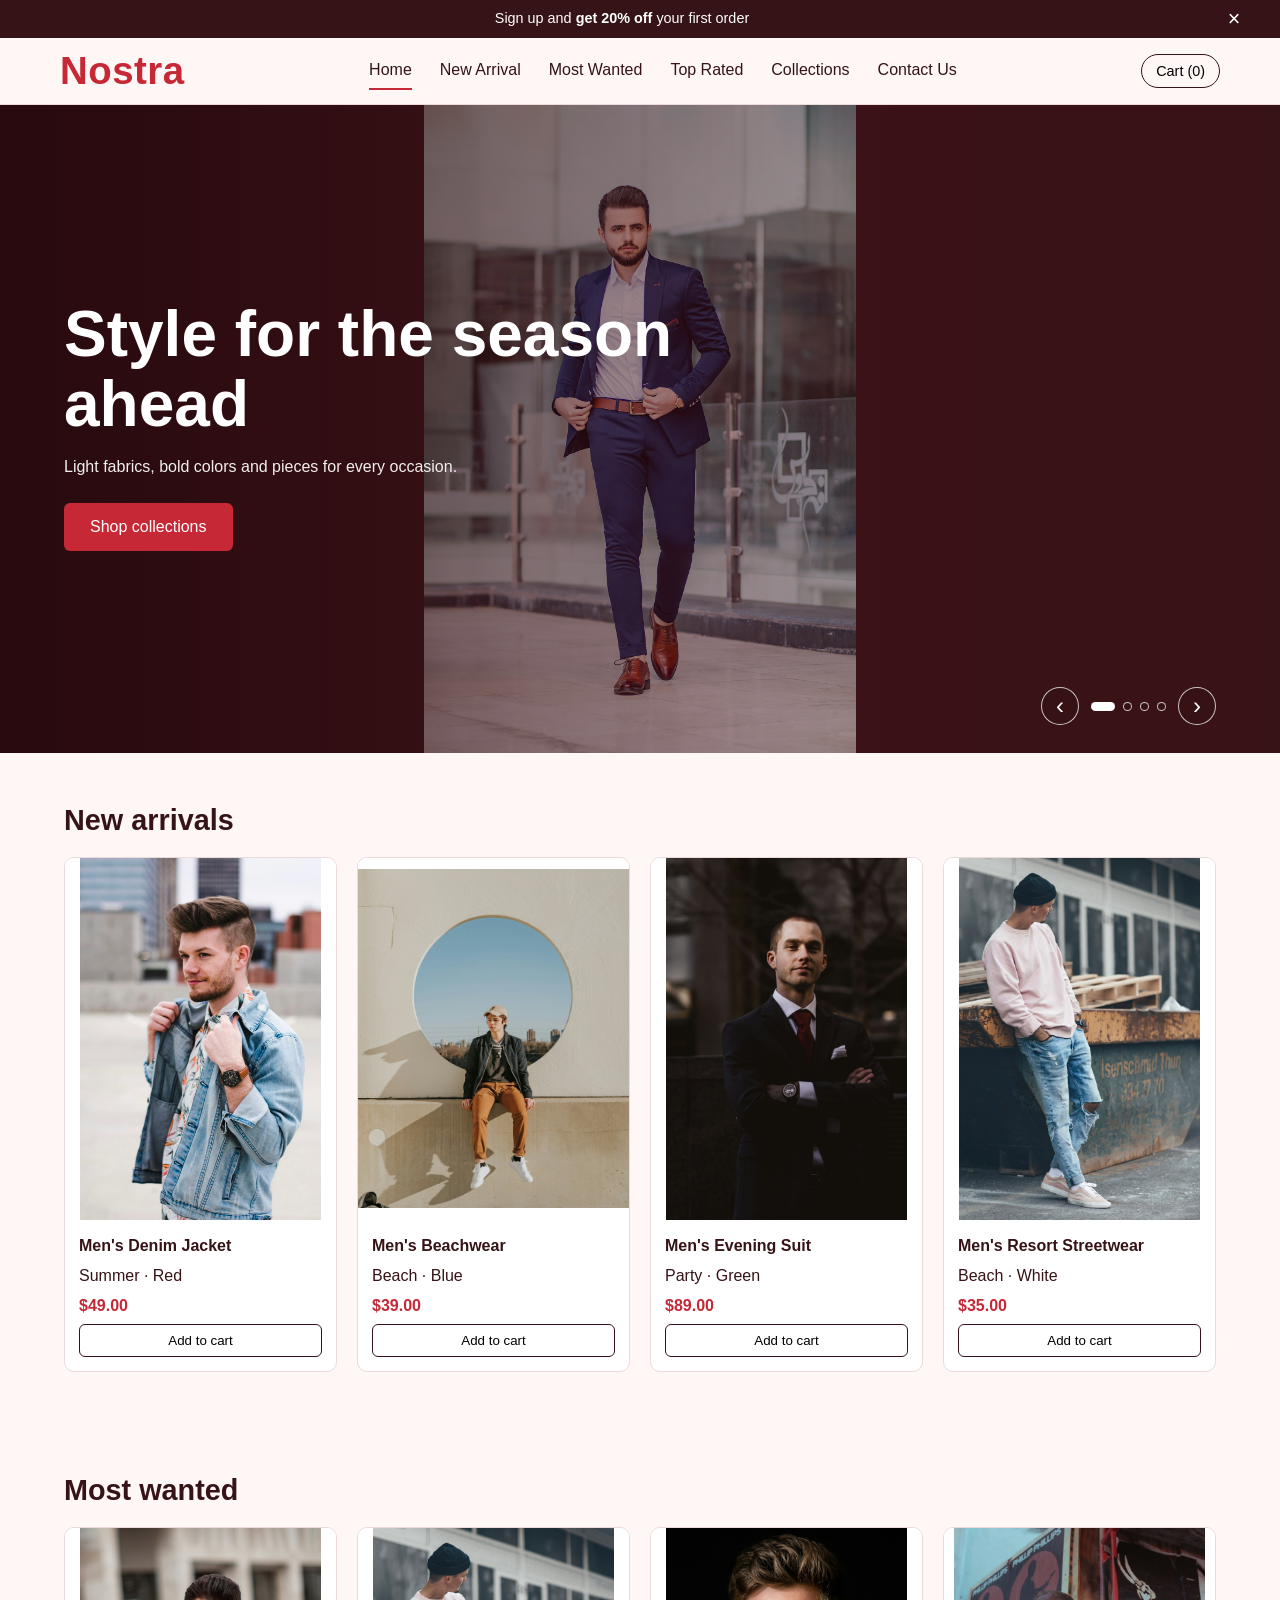
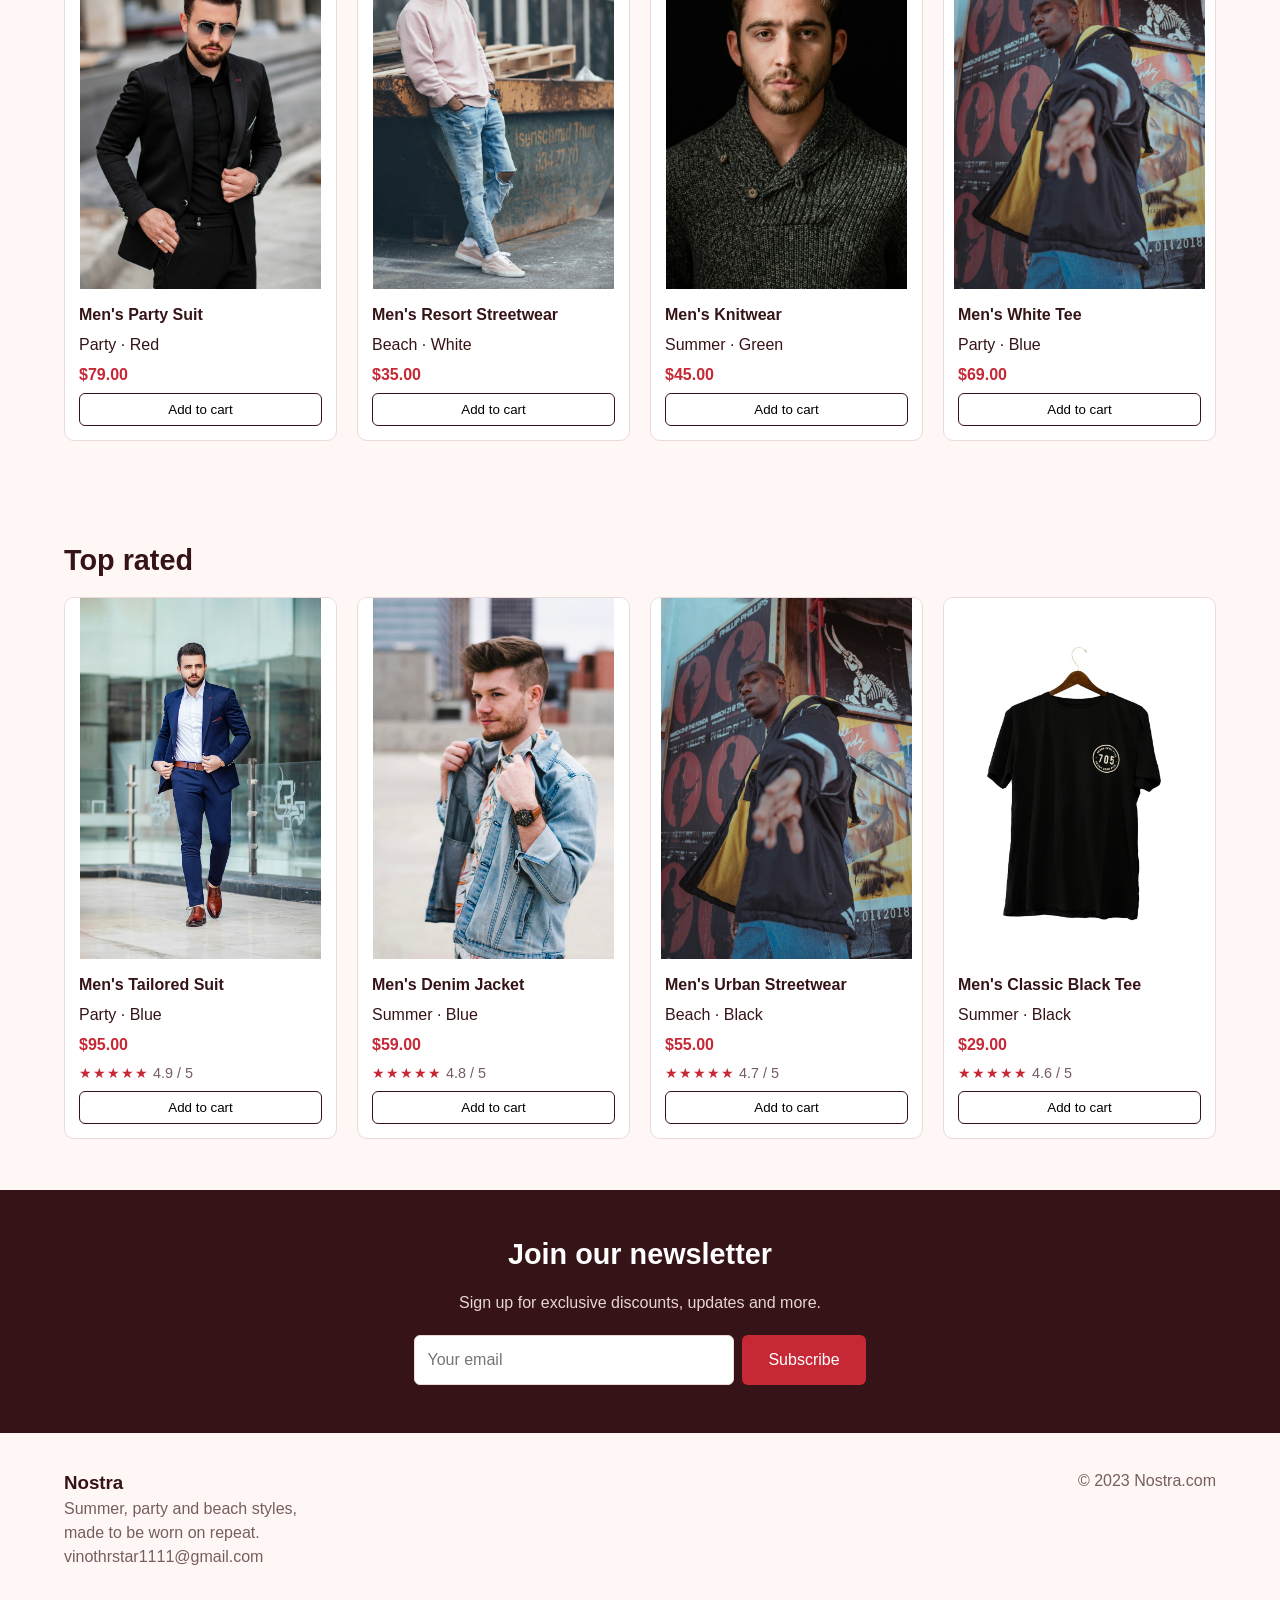
<file: index.html>
<!DOCTYPE html>
<html lang="en">
    <head>
        <meta charset="UTF-8">
        <meta name="viewport" content="width=device-width, initial-scale=1.0">
<title>Home | Nostra</title>
<link rel="stylesheet" href="style.css">
</head>
<body>
<div class="promo">Sign up and <strong>get 20% off</strong> your first order<button class="promo-close" type="button" aria-label="Dismiss promotion">×</button></div>
<header>
    <div class="bar">
    <a class="logo" href="index.html">Nostra</a>
<button class="menu-btn" aria-label="Open menu" aria-expanded="false">☰</button>
<nav aria-label="Main">
    <ul>
<li>
    <a href="index.html">Home</a>
</li>
<li>
    <a href="index.html#new-arrival">New Arrival</a>
</li>
<li>
    <a href="index.html#most-wanted">Most Wanted</a>
</li>
<li>
    <a href="index.html#top-rated">Top Rated</a>
</li>
<li>
    <a href="collections.html">Collections</a>
</li>
<li>
    <a href="contact.html">Contact Us</a>
</li>
</ul>
</nav>
<button class="cart" type="button" aria-haspopup="dialog" aria-controls="cart-dialog" aria-expanded="false">Cart (0)</button>
</div>
</header>
<dialog class="cart-dialog" id="cart-dialog" aria-labelledby="cart-title">
    <div class="cart-panel">
        <div class="cart-header">
            <h2 id="cart-title">Your cart</h2>
            <button class="cart-close" type="button" aria-label="Close cart">×</button>
        </div>
        <p class="cart-status" role="status" aria-live="polite"></p>
        <ul class="cart-items" aria-label="Selected items"></ul>
        <div class="cart-summary">
            <span>Total</span>
            <strong class="cart-total">$0.00</strong>
        </div>
    </div>
</dialog>
<main>
    <section class="hero hero-slider" aria-label="Featured collections">
        <div class="hero-slides" aria-hidden="true">
            <div class="hero-track">
                <div class="hero-slide"><img src="images/hero-menswear.jpg" alt=""></div>
                <div class="hero-slide"><img src="images/mens-beachwear.jpg" alt=""></div>
                <div class="hero-slide"><img src="images/mens-top-rated-streetwear.jpg" alt=""></div>
                <div class="hero-slide"><img src="images/mens-top-rated-denim-jacket.jpg" alt=""></div>
            </div>
        </div>
        <div class="hero-content">
            <h1>Style for the season ahead</h1>
            <p>Light fabrics, bold colors and pieces for every occasion.</p>
            <a class="btn" href="collections.html">Shop collections</a>
        </div>
        <div class="hero-controls" aria-label="Featured image controls">
            <button class="hero-arrow" type="button" data-slide-step="-1" aria-label="Previous image">‹</button>
            <div class="hero-dots" aria-label="Choose featured image"></div>
            <button class="hero-arrow" type="button" data-slide-step="1" aria-label="Next image">›</button>
        </div>
    </section>
<section class="wrap" id="new-arrival">
    <h2>New arrivals</h2>
    <div class="grid" id="new-grid"></div>
</section>
<section class="wrap" id="most-wanted">
    <h2>Most wanted</h2>
    <div class="grid" id="wanted-grid"></div>
</section>
<section class="wrap" id="top-rated">
    <h2>Top rated</h2>
    <div class="grid" id="top-rated-grid"></div>
</section>
</main>
<section class="news">
    <h2>Join our newsletter</h2>
<p>Sign up for exclusive discounts, updates and more.</p>
<form id="newsletter" novalidate>
    <input type="email" placeholder="Your email" aria-label="Email" required>
    <button class="btn" style="background:var(--acc)">Subscribe</button>
</form>
</section>
<footer>
    <div>
        <h3>Nostra</h3>
        <p>Summer, party and beach styles,<br>made to be worn on repeat.</p>
        <p>vinothrstar1111@gmail.com</p>
    </div>
    <p>© 2023 Nostra.com</p>
</footer>
<script src="script.js"></script>
</body>
</html>
</file>
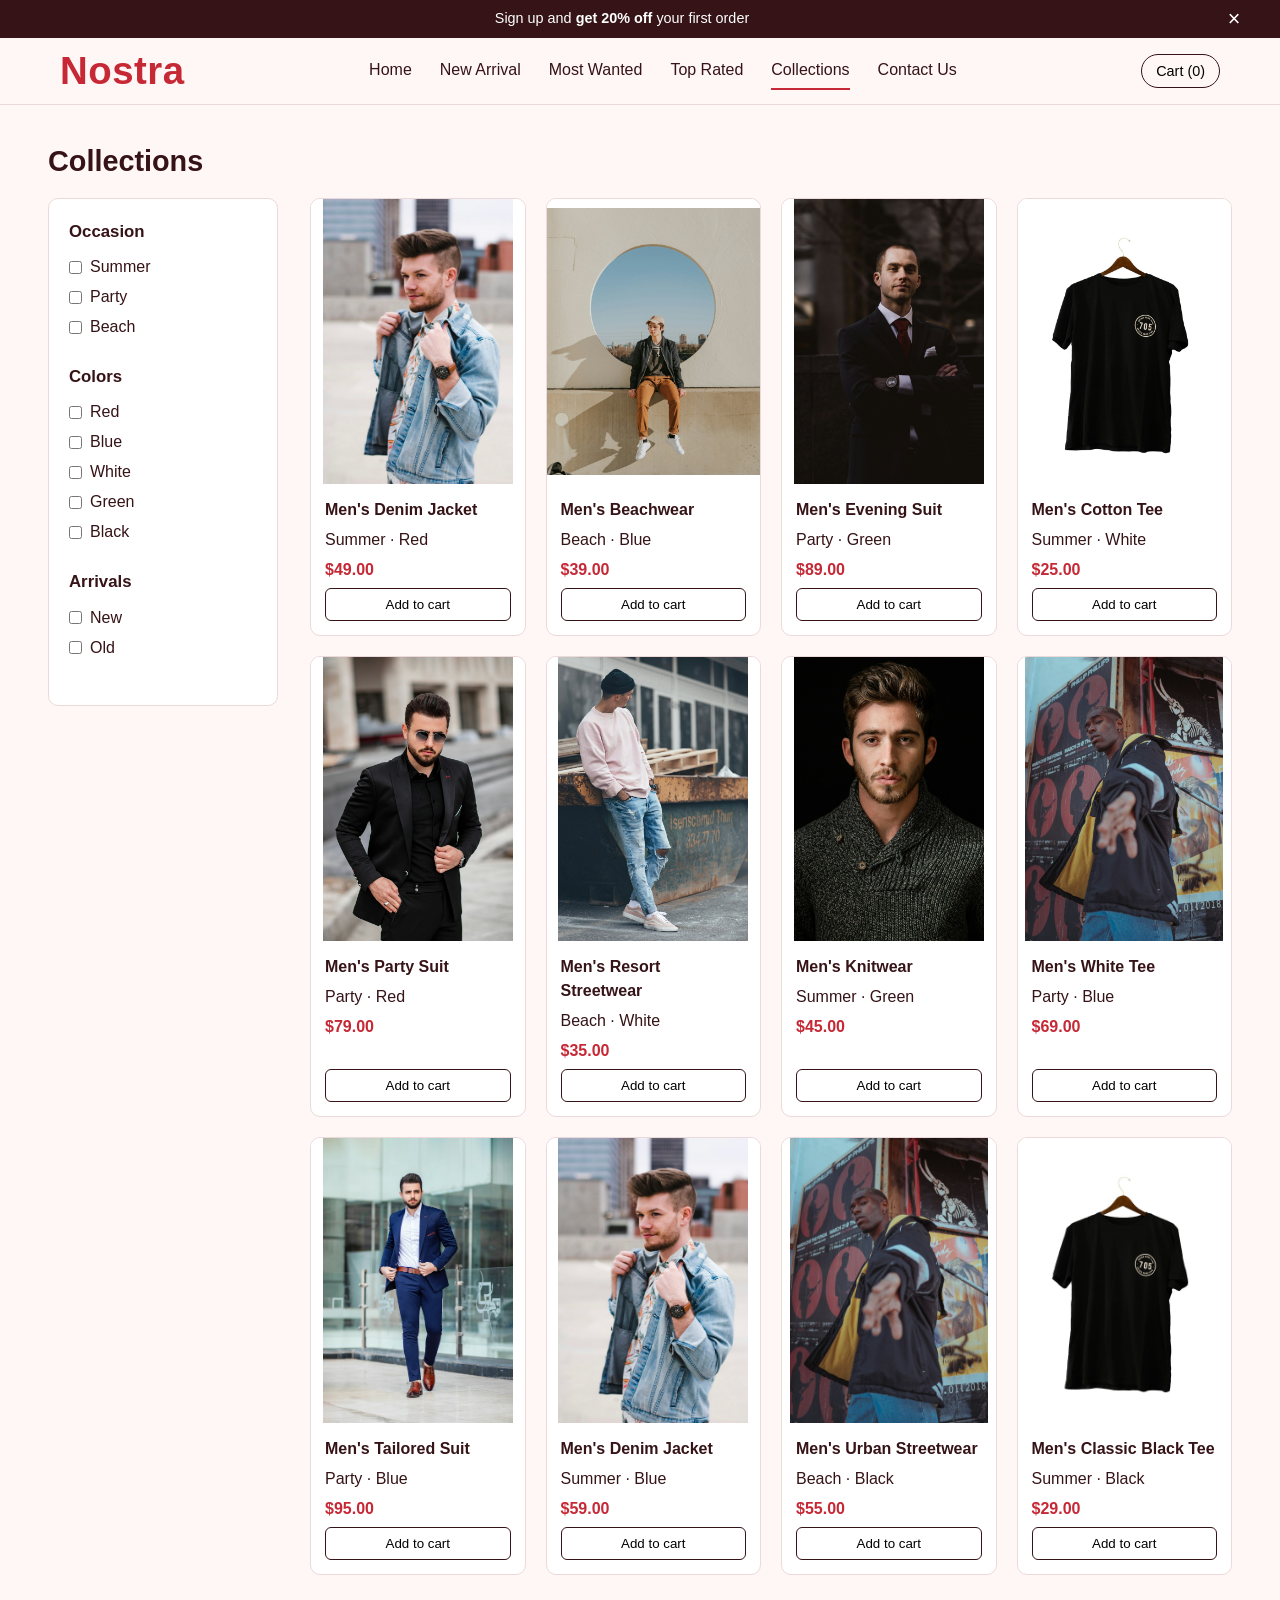
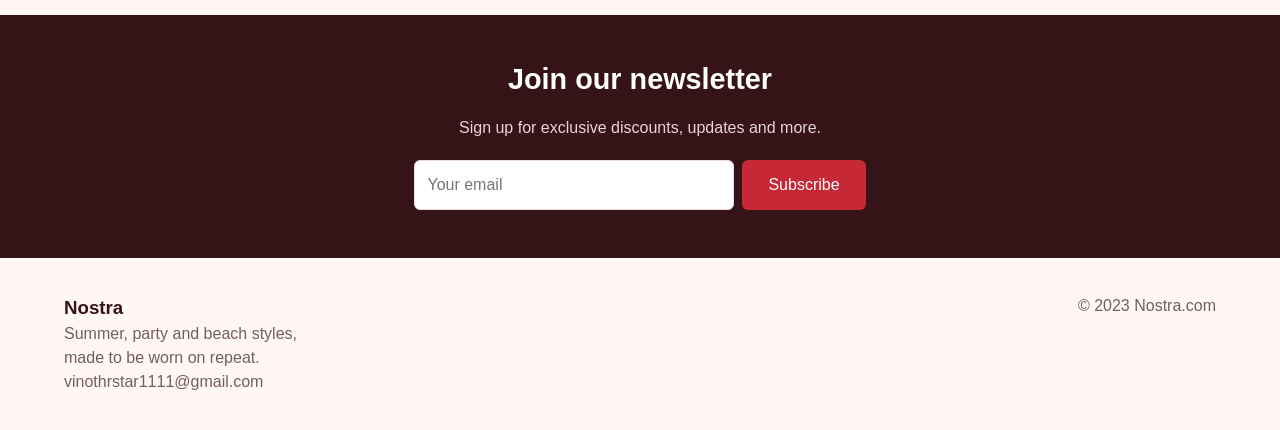
<file: collections.html>
<!DOCTYPE html>
<html lang="en">
    <head>
        <meta charset="UTF-8">
        <meta name="viewport" content="width=device-width, initial-scale=1.0">
<title>Collections | Nostra</title>
<link rel="stylesheet" href="style.css">
</head>
<body>
<div class="promo">Sign up and 
    <strong>get 20% off</strong> your first order
    <button class="promo-close" type="button" aria-label="Dismiss promotion">×</button>
</div>
<header>
    <div class="bar">
        <a class="logo" href="index.html">Nostra</a>
<button class="menu-btn" aria-label="Open menu" aria-expanded="false">☰</button>
<nav aria-label="Main">
    <ul>
<li>
    <a href="index.html">Home</a>
</li>
<li>
    <a href="index.html#new-arrival">New Arrival</a>
</li>
<li>
    <a href="index.html#most-wanted">Most Wanted</a>
</li>
<li>
    <a href="index.html#top-rated">Top Rated</a>
</li>
<li>
    <a href="collections.html">Collections</a>
</li>
<li>
    <a href="contact.html">Contact Us</a>
</li>
</ul>
</nav>
<button class="cart" type="button" aria-haspopup="dialog" aria-controls="cart-dialog" aria-expanded="false">Cart (0)</button>
</div>
</header>
<dialog class="cart-dialog" id="cart-dialog" aria-labelledby="cart-title">
    <div class="cart-panel">
        <div class="cart-header">
            <h2 id="cart-title">Your cart</h2>
            <button class="cart-close" type="button" aria-label="Close cart">×</button>
        </div>
        <p class="cart-status" role="status" aria-live="polite"></p>
        <ul class="cart-items" aria-label="Selected items"></ul>
        <div class="cart-summary">
            <span>Total</span>
            <strong class="cart-total">$0.00</strong>
        </div>
    </div>
</dialog>
<main class="wrap">
    <h2>Collections</h2>
    <div class="layout">
        <aside aria-label="Filters">
<fieldset>
    <h3>Occasion</h3>
    <label>
        <input type="checkbox" name="occasion" value="Summer">Summer
    </label>
        <label>
            <input type="checkbox" name="occasion" value="Party">Party
        </label>
            <label>
                <input type="checkbox" name="occasion" value="Beach">Beach
            </label>
            </fieldset>
<fieldset>
    <h3>Colors</h3>
    <label>
        <input type="checkbox" name="color" value="Red">Red
    </label>
        <label>
            <input type="checkbox" name="color" value="Blue">Blue
        </label>
        <label>
            <input type="checkbox" name="color" value="White">White
        </label>
        <label>
            <input type="checkbox" name="color" value="Green">Green
        </label>
        <label>
            <input type="checkbox" name="color" value="Black">Black
        </label>
        </fieldset>
<fieldset>
    <h3>Arrivals</h3>
    <label>
        <input type="checkbox" name="arrival" value="New">New</label>
        <label>
            <input type="checkbox" name="arrival" value="Old">Old</label>
        </fieldset>
    </aside>
<div class="grid" id="collection-grid" aria-live="polite"></div>
</div>
</main>
<section class="news">
    <h2>Join our newsletter</h2>
<p>Sign up for exclusive discounts, updates and more.</p>
<form id="newsletter" novalidate>
    <input type="email" placeholder="Your email" aria-label="Email" required>
    <button class="btn" style="background:var(--acc)">Subscribe</button>
</form>
</section>
<footer>
    <div>
        <h3>Nostra</h3>
        <p>Summer, party and beach styles,<br>made to be worn on repeat.</p>
        <p>vinothrstar1111@gmail.com</p>
    </div>
    <p>© 2023 Nostra.com</p>
</footer>
<script src="script.js"></script>
</body>
</html>
</file>
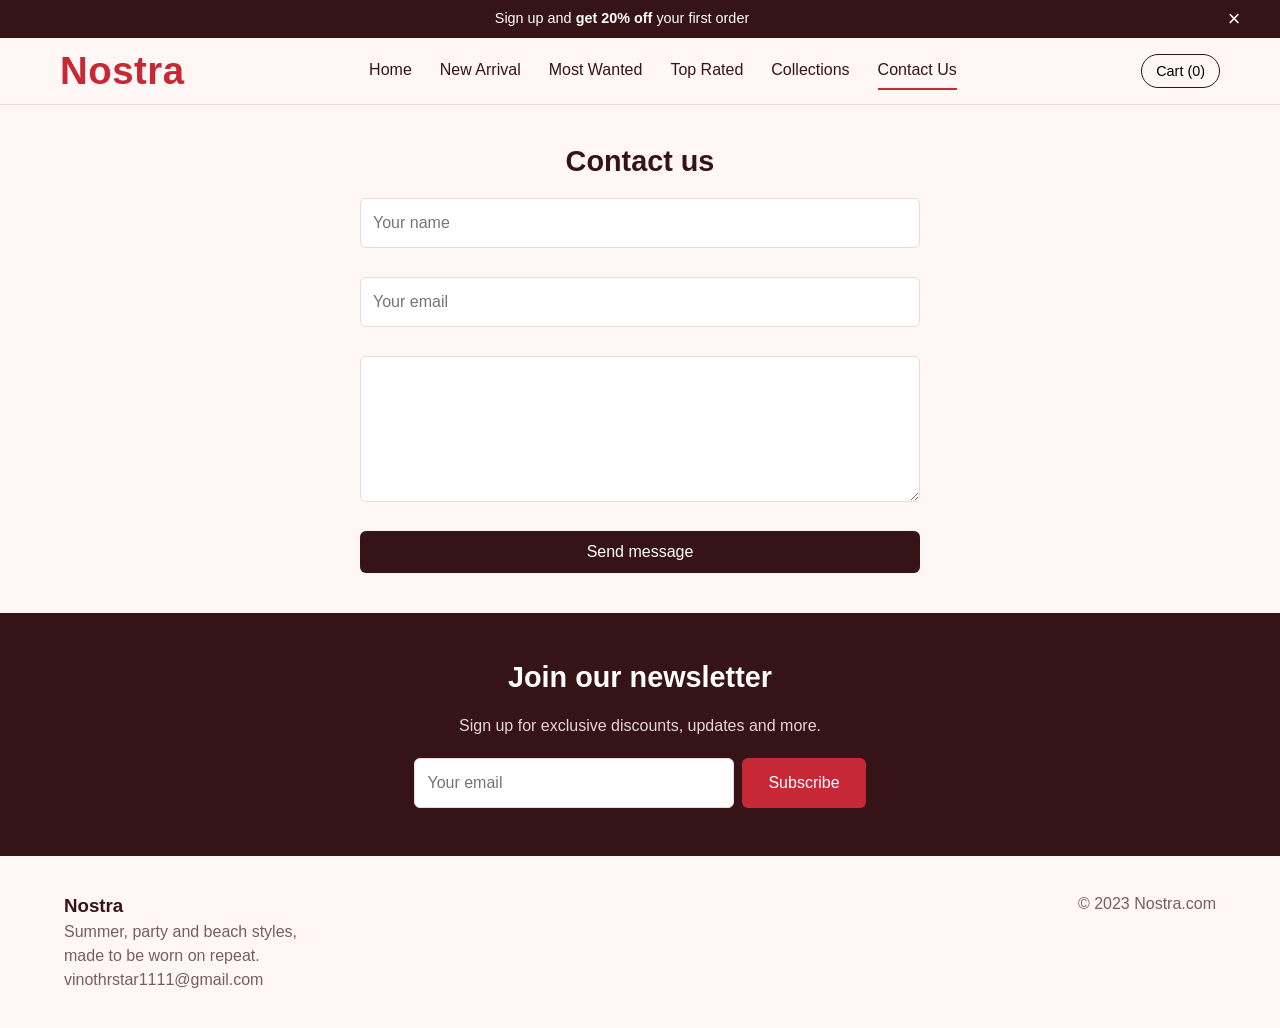
<file: contact.html>
<!DOCTYPE html>
<html lang="en">
    <head>
        <meta charset="UTF-8">
        <meta name="viewport" content="width=device-width, initial-scale=1.0">
<title>Contact | Nostra</title>
<link rel="stylesheet" href="style.css">
</head>
<body>
<div class="promo">Sign up and 
    <strong>get 20% off</strong> your first order
    <button class="promo-close" type="button" aria-label="Dismiss promotion">×</button>
</div>
<header>
    <div class="bar">
        <a class="logo" href="index.html">Nostra</a>
<button class="menu-btn" aria-label="Open menu" aria-expanded="false">☰</button>
<nav aria-label="Main">
    <ul>
<li>
    <a href="index.html">Home</a>
</li>
<li>
    <a href="index.html#new-arrival">New Arrival</a>
</li>
<li>
    <a href="index.html#most-wanted">Most Wanted</a>
</li>
<li>
    <a href="index.html#top-rated">Top Rated</a>
</li>
<li>
    <a href="collections.html">Collections</a>
</li>
<li>
    <a href="contact.html">Contact Us</a>
</li>
</ul>
</nav>
<button class="cart" type="button" aria-haspopup="dialog" aria-controls="cart-dialog" aria-expanded="false">Cart (0)</button>
</div>
</header>
<dialog class="cart-dialog" id="cart-dialog" aria-labelledby="cart-title">
    <div class="cart-panel">
        <div class="cart-header">
            <h2 id="cart-title">Your cart</h2>
            <button class="cart-close" type="button" aria-label="Close cart">×</button>
        </div>
        <p class="cart-status" role="status" aria-live="polite"></p>
        <ul class="cart-items" aria-label="Selected items"></ul>
        <div class="cart-summary">
            <span>Total</span>
            <strong class="cart-total">$0.00</strong>
        </div>
    </div>
</dialog>
<main class="wrap contact">
    <h2>Contact us</h2>
    <form class="form" id="contact-form" novalidate>
<div>
    <input name="name" placeholder="Your name" aria-label="Name">
    <p class="err"></p>
</div>
<div>
    <input name="email" type="email" placeholder="Your email" aria-label="Email">
    <p class="err"></p>
</div>
<div>
    <textarea name="message" rows="5" placeholder="Your message" aria-label="Message">

    </textarea>
    <p class="err"></p>
</div>
<button class="btn" type="submit">Send message</button>
<p class="msg" role="status">Message sent. We'll reply within 2 business days.</p>
</form>
</main>
<section class="news">
    <h2>Join our newsletter</h2>
<p>Sign up for exclusive discounts, updates and more.</p>
<form id="newsletter" novalidate>
    <input type="email" placeholder="Your email" aria-label="Email" required>
    <button class="btn" style="background:var(--acc)">Subscribe</button>
</form>
</section>
<footer>
    <div>
        <h3>Nostra</h3>
        <p>Summer, party and beach styles,<br>made to be worn on repeat.</p>
        <p>vinothrstar1111@gmail.com</p>
    </div>
    <p>© 2023 Nostra.com</p>
</footer>
<script src="script.js"></script>
</body>
</html>
</file>
<file: style.css>
:root{--bg:#fff7f6;
    --ink:#351316;
    --mut:#765d60;
    --acc:#c62835;
    --line:#ecd9da;
    --card:#fff
}
*{box-sizing:
    border-box;
    margin:0;
    padding:0
}
html{scroll-behavior:smooth}
@view-transition{navigation:auto}
::view-transition-old(root){animation:page-exit .22s ease-in both}
::view-transition-new(root){animation:page-enter .36s ease-out both}
@keyframes page-exit{to{opacity:0;transform:translateY(-8px)}}
@keyframes page-enter{from{opacity:0;transform:translateY(12px)}to{opacity:1;transform:translateY(0)}}
body{font-family:
    'Trebuchet MS',Arial,sans-serif;
    background:var(--bg);
    color:var(--ink);
    line-height:1.5}
a{color:inherit;
    text-decoration:none}
img,svg{max-width:100%}
:focus-visible{outline:2px solid var(--acc);outline-offset:2px}
.promo{background:var(--ink);
    position:relative;
    color:#fff;
    text-align:center;
    padding:8px 12px;
    padding-right:48px;
    font-size:.9rem;
    transition:opacity .22s ease,max-height .22s ease,padding .22s ease;
    max-height:48px;
    overflow:hidden}
.promo.is-dismissing{max-height:0;padding-top:0;padding-bottom:0;opacity:0}
.promo-close{position:absolute;top:50%;right:clamp(12px,3vw,32px);transform:translateY(-50%);width:28px;height:28px;border:0;border-radius:50%;background:transparent;color:#fff;font:inherit;font-size:1.35rem;line-height:1;cursor:pointer}
.promo-close:hover{background:rgba(255,255,255,.16)}
header{position:sticky;
    top:0;
    z-index:10;
    background:
    var(--bg);
    border-bottom:1px solid var(--line)}
.bar{max-width:1200px;
    margin:auto;
    padding:14px 20px;
    display:flex;
    align-items:center;
    justify-content:space-between;
    gap:16px}
.logo{font:700 clamp(1.9rem,3vw,2.4rem)/1 'Trebuchet MS',Arial,sans-serif;
    color:var(--acc);
    letter-spacing:.5px}
nav ul{display:flex;
    gap:28px;
    list-style:none}
nav a{padding:6px 0;
    border-bottom:2px solid transparent;
    display:inline-block;
    transition:color .2s ease,border-color .2s ease,transform .2s ease}
nav a:hover,nav a.active{border-color:var(--acc)}
nav a:active{transform:translateY(2px)}
.cart{border:1px solid var(--ink);
    background:none;
    padding:8px 14px;
    border-radius:20px;
    cursor:pointer;
    font-size:.9rem}
.cart-dialog{width:min(520px,calc(100vw - 32px));max-width:none;max-height:calc(100dvh - 32px);margin:auto;padding:0;border:1px solid var(--line);border-radius:14px;background:var(--bg);color:var(--ink);box-shadow:0 24px 80px rgba(0,0,0,.25)}
.cart-dialog[open]{animation:cart-enter .24s ease-out both}
.cart-dialog[open]::backdrop{animation:cart-backdrop-enter .24s ease-out both}
.cart-dialog.is-closing{animation:cart-exit .2s ease-in both}
.cart-dialog.is-closing::backdrop{animation:cart-backdrop-exit .2s ease-in both}
.cart-dialog::backdrop{background:rgba(35,10,14,.52);backdrop-filter:blur(2px)}
.cart-panel{padding:clamp(18px,4vw,28px)}
.cart-header{display:flex;align-items:center;justify-content:space-between;gap:16px;padding-bottom:16px;border-bottom:1px solid var(--line)}
.cart-header h2{margin:0}
.cart-close{width:38px;height:38px;border:1px solid var(--line);border-radius:50%;background:var(--card);font-size:1.6rem;line-height:1;cursor:pointer}
.cart-status{color:var(--mut);font-size:.9rem}
.cart-status:empty{display:none}
.cart-items{display:grid;gap:14px;max-height:min(52vh,480px);overflow-y:auto;list-style:none;padding:16px 0}
.cart-item{display:grid;grid-template-columns:72px minmax(0,1fr);gap:12px;align-items:center}
.cart-item-entering{animation:cart-item-enter .25s ease-out both}
.cart-item img{width:72px;height:88px;object-fit:contain;object-position:center;background:#fff;border:1px solid var(--line);border-radius:6px}
.cart-item-info{display:grid;gap:4px;min-width:0}
.cart-item-info strong{overflow-wrap:anywhere}
.cart-item-info span{color:var(--mut);font-size:.92rem}
.cart-item-actions{grid-column:2;display:flex;align-items:center;justify-content:space-between;gap:12px}
.cart-quantity{display:flex;align-items:center;gap:10px}
.cart-quantity button,.cart-remove{min-width:32px;min-height:32px;border:1px solid var(--line);border-radius:6px;background:var(--card);cursor:pointer}
.cart-remove{padding:4px 10px;color:var(--acc)}
.cart-empty{padding:20px 0;color:var(--mut);text-align:center}
.cart-summary{display:flex;justify-content:space-between;gap:16px;padding-top:16px;border-top:1px solid var(--line);font-size:1.1rem}
.cart-total{color:var(--acc)}
@keyframes cart-enter{from{opacity:0;transform:translateY(16px) scale(.98)}to{opacity:1;transform:translateY(0) scale(1)}}
@keyframes cart-exit{from{opacity:1;transform:translateY(0) scale(1)}to{opacity:0;transform:translateY(12px) scale(.98)}}
@keyframes cart-backdrop-enter{from{background:rgba(35,10,14,0)}to{background:rgba(35,10,14,.52)}}
@keyframes cart-backdrop-exit{from{background:rgba(35,10,14,.52)}to{background:rgba(35,10,14,0)}}
@keyframes cart-item-enter{from{opacity:0;transform:translateY(8px)}to{opacity:1;transform:translateY(0)}}
.menu-btn{display:none;
    background:none;
    border:0;
    font-size:1.6rem;
    cursor:pointer;
    transition:transform .25s ease,color .2s ease}
.menu-btn[aria-expanded="true"]{transform:rotate(90deg);color:var(--acc)}
.hero{max-width:none;
    position:relative;
    isolation:isolate;
    min-height:clamp(440px,72svh,780px);
    margin:auto;
    padding:clamp(36px,5vw,72px) clamp(20px,5vw,80px);
    display:flex;
    align-items:center;
    overflow:hidden;
    color:#fff}
.hero-slides,.hero-slides::after{position:absolute;inset:0}
.hero-slides{z-index:-1;overflow:hidden;background:#351316}
.hero-slides::after{content:"";background:linear-gradient(90deg,rgba(37,8,13,.82),rgba(67,16,23,.48) 55%,rgba(67,16,23,.2))}
.hero-track{display:flex;width:100%;height:100%;transition:transform .7s ease}
.hero-slide{position:relative;isolation:isolate;flex:0 0 100%;height:100%;overflow:hidden;background:#351316}
.hero-slide img{display:block;width:100%;height:100%;object-fit:cover;object-position:50% 50%}
.hero-slide:nth-child(1) img,.hero-slide:nth-child(3) img{object-fit:contain}
.hero-content{position:relative;z-index:1;width:min(100%,720px);padding:clamp(24px,5vw,64px) 0 72px}
.hero h1{font:700 clamp(2.2rem,5vw,4rem)/1.1 'Trebuchet MS',Arial,sans-serif}
.hero p{color:#f2efec;
    margin:16px 0 24px;
    max-width:46ch}
.hero .btn{background:var(--acc)}
.hero .btn:hover{background:#a61f2b}
.hero-controls{position:absolute;z-index:2;right:clamp(20px,5vw,80px);bottom:28px;display:flex;align-items:center;gap:12px}
.hero-arrow,.hero-dot{border:1px solid rgba(255,255,255,.75);background:rgba(53,19,22,.48);color:#fff;cursor:pointer}
.hero-arrow{width:38px;height:38px;border-radius:50%;font-size:1.5rem;line-height:1}
.hero-arrow:hover,.hero-dot:hover,.hero-dot.active{background:#fff;color:var(--ink)}
.hero-dots{display:flex;align-items:center;gap:8px}
.hero-dot{width:9px;height:9px;padding:0;border-radius:50%}
.hero-dot.active{width:24px;border-radius:8px}
.btn{display:inline-block;
    background:var(--ink);
    color:#fff;
    border:0;
    padding:12px 26px;
    border-radius:6px;
    cursor:pointer;
    font-size:1rem}
.btn:hover{background:var(--acc)}
.wrap{max-width:none;
    margin:auto;
    padding:clamp(32px,4vw,56px) clamp(20px,5vw,80px)}
.wrap#new-arrival,.wrap#most-wanted,.wrap#top-rated{width:100%;max-width:none}
section[id]{scroll-margin-top:88px}
main.wrap{width:100%;
    max-width:none;
    margin:0;
    padding:40px clamp(16px,4vw,48px)}
h2{font:700 1.8rem 'Trebuchet MS',Arial,sans-serif;
    margin-bottom:20px}
.grid{display:grid;
    grid-template-columns:repeat(4,minmax(0,1fr));
    gap:20px}
.card{background:var(--card);
    border:1px solid var(--line);
    border-radius:10px;
    overflow:hidden;
    display:flex;
    flex-direction:column;
    min-width:0}
.thumb{width:100%;
    height:auto;
    aspect-ratio:3/4;
    display:block;
    object-fit:contain;
    object-position:50% 50%;
    flex:0 0 auto;
    background:#fff}
.card .info{padding:14px;
    display:flex;
    flex-direction:column;
    gap:6px;
    flex:1}
.card .price{color:var(--acc);
    font-weight:600}
.rating{color:var(--mut);font-size:.9rem}
.rating span{color:#c62835;letter-spacing:1px}
.card button{margin-top:auto;
    border:1px solid var(--ink);
    background:none;
    padding:8px;
    border-radius:6px;
    cursor:pointer}
.card button:hover{background:var(--ink);
    color:#fff}
.layout{display:grid;
    grid-template-columns:230px 1fr;
    gap:32px;
    align-items:start}
aside{padding:20px;
    border:1px solid var(--line);
    border-radius:10px;
    background:var(--card)}
aside h3{font-size:1.05rem;
    margin:0 0 8px}
aside fieldset{border:0;
    margin-bottom:22px}
aside label{display:flex;
    gap:8px;
    align-items:center;
    padding:3px 0;
    cursor:pointer;
    transition:color .2s ease,background-color .2s ease}
aside label:hover{color:var(--acc)}
aside input[type="checkbox"]{width:auto;
    accent-color:var(--acc)}
.empty{color:var(--mut);
    padding:30px 0}
.news{background:var(--ink);
    color:#fff;
    text-align:center;
    padding:48px 20px}
.news p{color:#e7d5d7;
    margin:8px auto 20px;
    max-width:50ch}
.news form{display:flex;gap:8px;justify-content:center;flex-wrap:wrap}
input,textarea{font:inherit;padding:12px;border:1px solid var(--line);border-radius:6px;width:100%;background:#fff}
.news input{max-width:320px}
footer{max-width:none;margin:auto;padding:36px clamp(20px,5vw,80px);display:flex;justify-content:space-between;gap:20px;flex-wrap:wrap;color:var(--mut)}
footer h3{color:var(--ink);font-family:'Trebuchet MS',Arial,sans-serif}
.form{max-width:560px;display:grid;gap:14px}
.contact{max-width:1200px;margin:auto;padding:clamp(32px,6vw,64px) 20px}
.contact h2{text-align:center}
.contact .form{width:100%;margin:0 auto}
.contact textarea{display:block;resize:vertical}
.err{color:#b00020;font-size:.85rem;min-height:1.1em}
.msg{padding:12px;border-radius:6px;background:#e5f4e8;color:#1b5e2b;display:none}
@media(max-width:900px){
 .hero{min-height:clamp(480px,72svh,680px);padding:36px clamp(20px,5vw,48px)}
 .hero-slides::after{background:linear-gradient(90deg,rgba(37,8,13,.78),rgba(67,16,23,.36))}
 .hero-controls{right:clamp(20px,5vw,48px)}
 .grid{grid-template-columns:repeat(3,minmax(0,1fr));gap:16px}
 .layout{grid-template-columns:minmax(0,1fr);gap:20px}
 aside{display:grid;grid-template-columns:repeat(auto-fit,minmax(min(150px,100%),1fr));gap:12px;padding:16px}
 aside fieldset{width:100%;margin:0;text-align:left}
 aside label{justify-content:flex-start}
 .menu-btn{display:block}
 nav{position:absolute;left:0;right:0;top:100%;background:var(--bg);border-bottom:1px solid var(--line);overflow:hidden;max-height:0;opacity:0;visibility:hidden;transform:translateY(-8px);transition:max-height .35s ease,opacity .25s ease,transform .3s ease,visibility 0s linear .35s}
 nav.open{max-height:420px;opacity:1;visibility:visible;transform:translateY(0);transition-delay:0s}
 nav ul{flex-direction:column;gap:0;padding:8px 20px}
 nav a{display:block;padding:12px 0}
 .bar{position:relative}
}
@media(max-width:600px){
 .grid{grid-template-columns:repeat(2,minmax(0,1fr));gap:12px}
 .card .info{padding:10px}
 .contact{padding:32px 16px}
 .contact .btn{width:100%}
}
@media(max-width:360px){
 .grid{grid-template-columns:minmax(0,1fr)}
}
@media(prefers-reduced-motion:reduce){*{transition:none!important;animation:none!important;scroll-behavior:auto!important}::view-transition-old(root),::view-transition-new(root){animation:none!important}}
</file>
